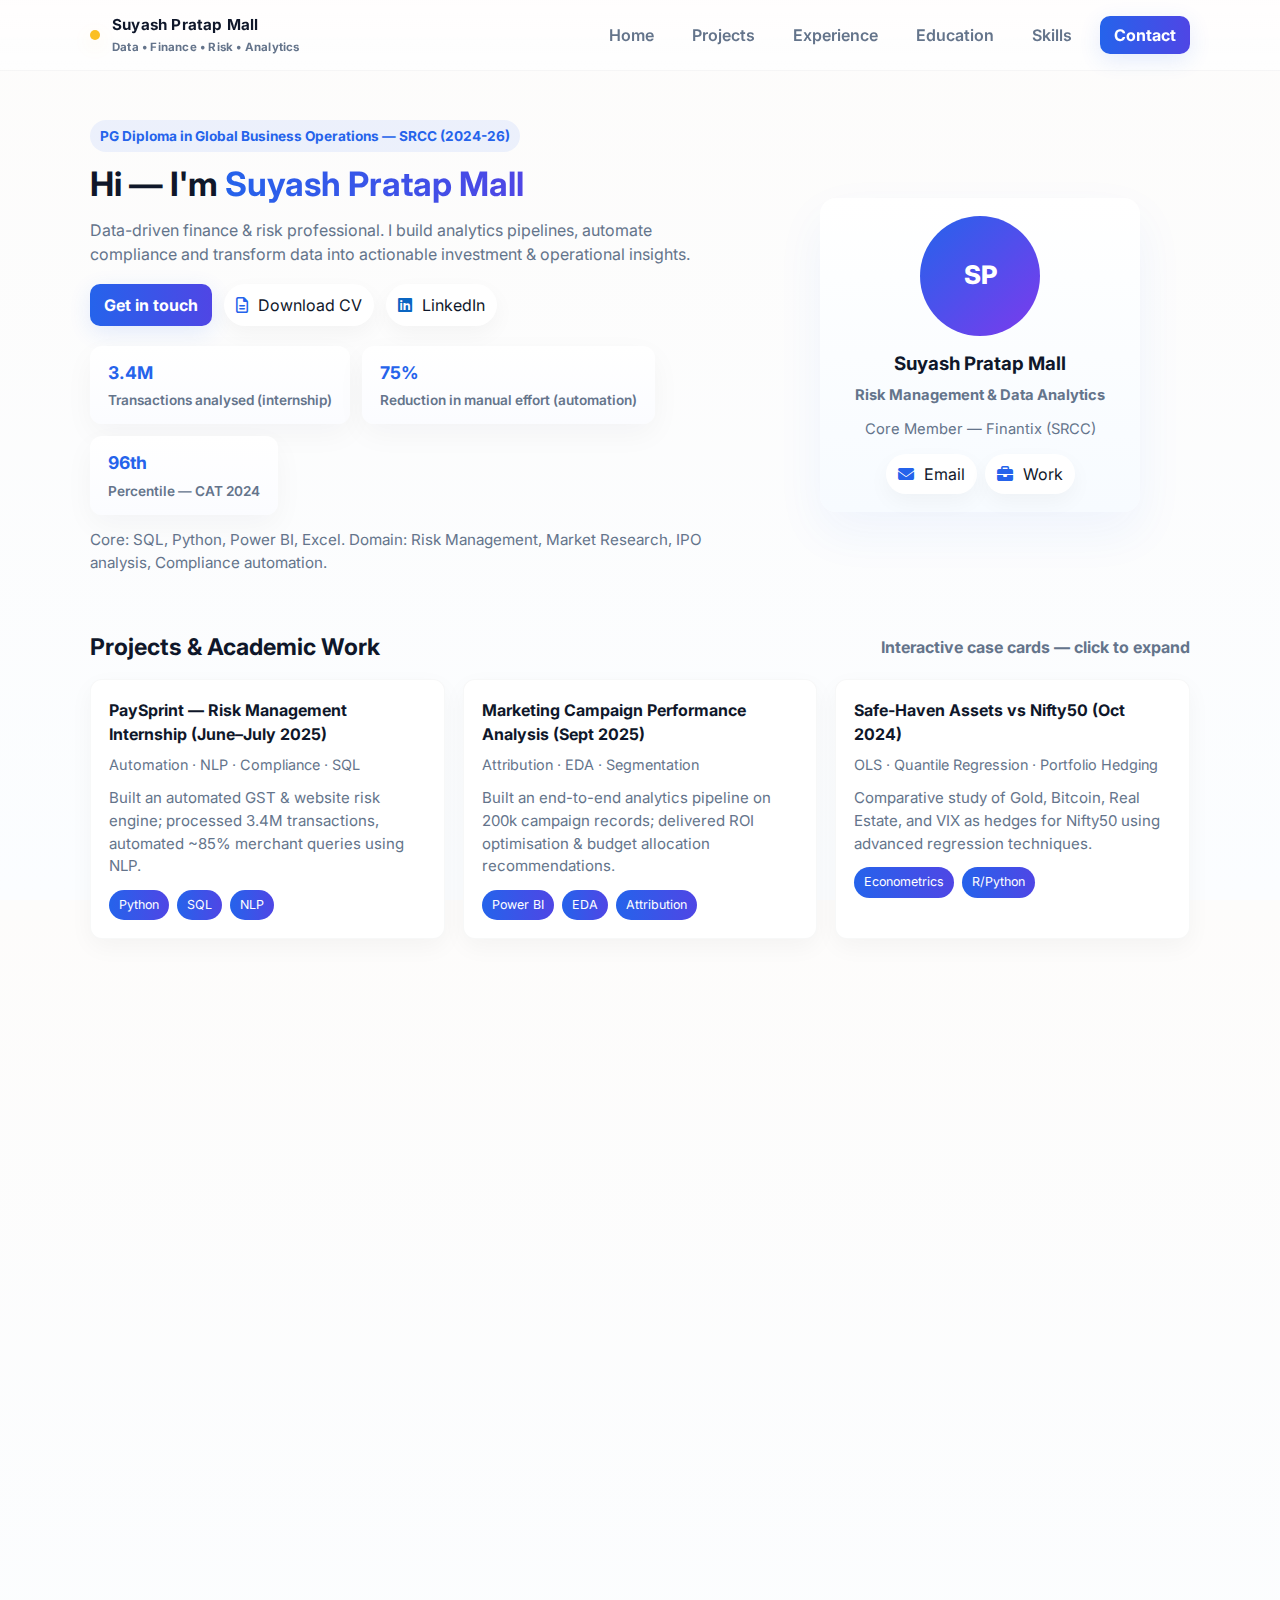
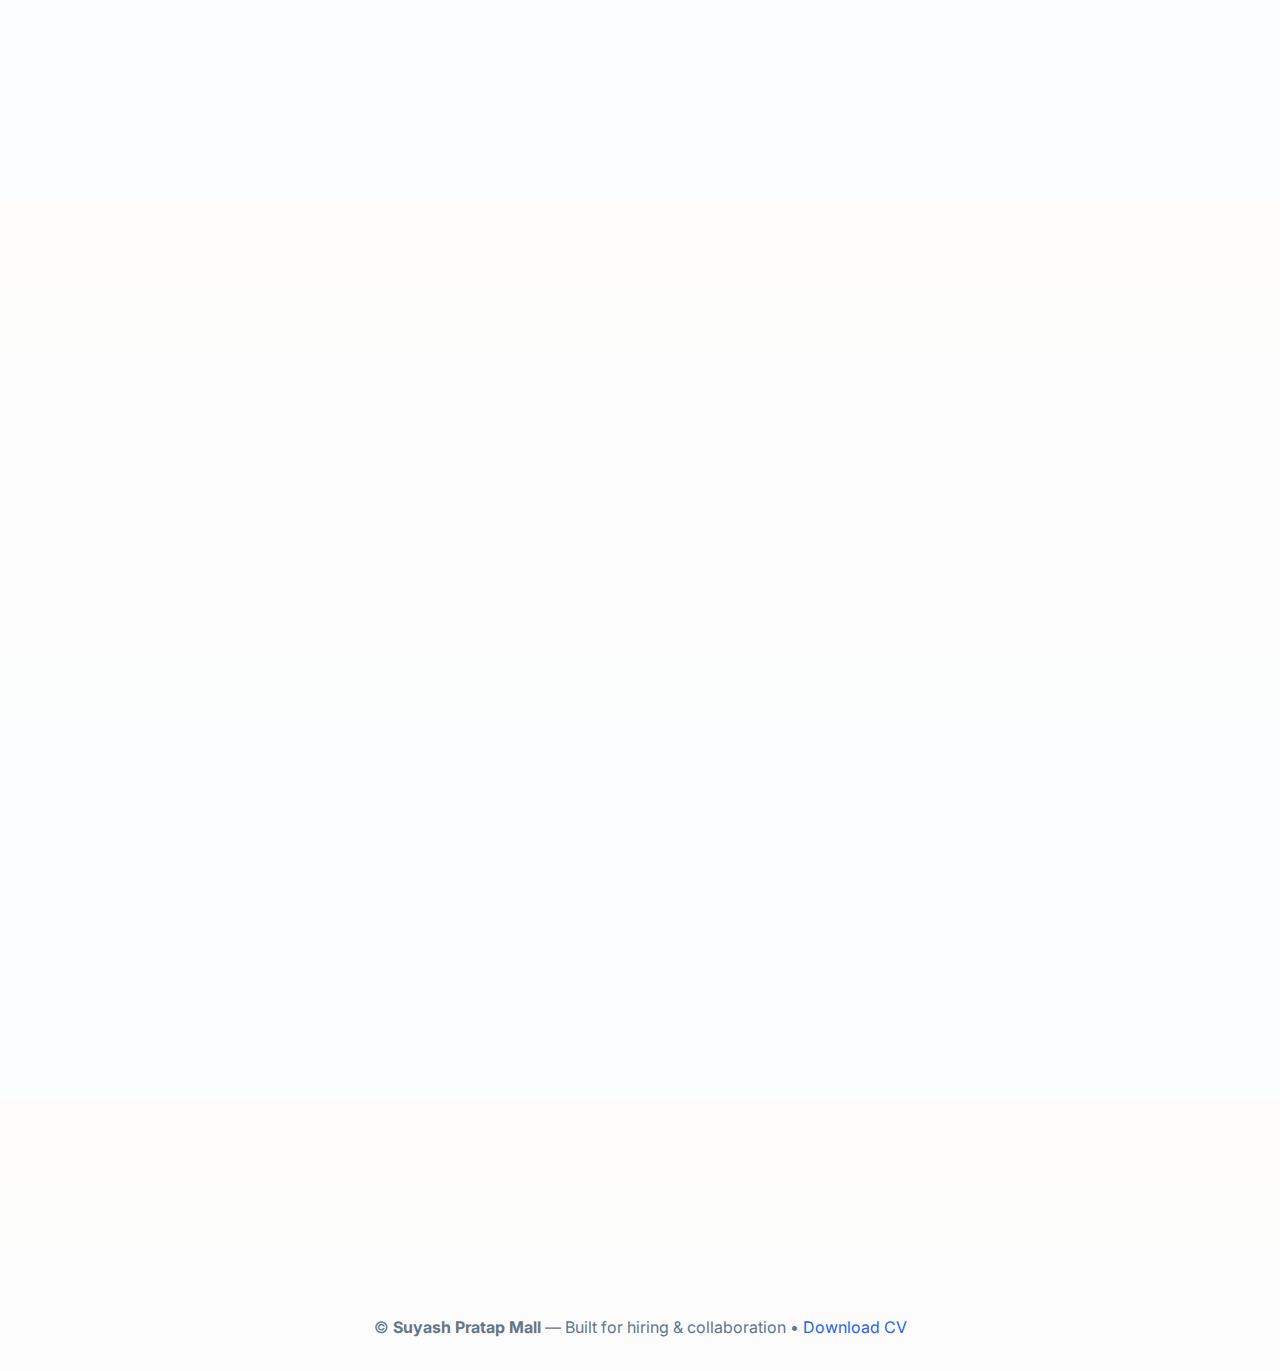
<file: index.html>
<!doctype html>
<html lang="en">
<head>
  <meta charset="utf-8" />
  <meta name="viewport" content="width=device-width,initial-scale=1" />
  <title>Suyash Pratap Mall — Portfolio</title>
  <meta name="description" content="Suyash Pratap Mall — Data & Finance | Risk Management | Analytics | PGD in Global Business Operations (SRCC)" />
  <link rel="preconnect" href="https://fonts.gstatic.com" crossorigin>
  <link href="https://fonts.googleapis.com/css2?family=Inter:wght@300;400;600;700;800&display=swap" rel="stylesheet">
  <link rel="stylesheet" href="https://cdnjs.cloudflare.com/ajax/libs/font-awesome/6.4.0/css/all.min.css">

  <style>
    /* --- Root & Reset --- */
    :root{
      --primary: #2563eb;    /* Royal Blue: trust, competence */
      --accent:  #fbbf24;    /* Golden Amber: attention, optimism */
      --muted:   #64748b;
      --bg:      #fdfcfb;    /* soft ivory */
      --card:    #ffffff;
      --dark:    #0f172a;
      --radius:  12px;
      --glass:   rgba(255,255,255,0.6);
      --trans:   300ms cubic-bezier(.2,.9,.2,1);
    }
    *{box-sizing:border-box}
    html,body{height:100%}
    body{
      margin:0;
      font-family:'Inter',system-ui,Segoe UI,Roboto,sans-serif;
      background: linear-gradient(180deg, var(--bg) 0%, #fbfdff 100%);
      color:var(--dark);
      -webkit-font-smoothing:antialiased;
      -moz-osx-font-smoothing:grayscale;
      line-height:1.5;
      -webkit-tap-highlight-color: transparent;
    }
    a { color: inherit; text-decoration: none; }
    .container{width:94%; max-width:1100px; margin:0 auto;}

/* --- Header / Nav --- */
    header{
      position:fixed; left:0; right:0; top:0;
      backdrop-filter: blur(6px);
      background: linear-gradient(180deg, rgba(255,255,255,0.75), rgba(255,255,255,0.6));
      border-bottom: 1px solid rgba(16,24,40,0.04);
      z-index:1200;
    }
    .nav-row{display:flex; align-items:center; justify-content:space-between; padding:14px 0;}
    .brand{
      display:flex; align-items:center; gap:12px;
      font-weight:700; letter-spacing:0.2px; font-size:1.05rem;
    }
    .brand .dot{ width:10px; height:10px; border-radius:50%; background:var(--accent); box-shadow:0 6px 20px rgba(251,191,36,0.14)}
    nav ul{display:flex; gap:18px; list-style:none; margin:0; padding:0; align-items:center}
    nav a {padding:8px 10px; color:var(--muted); font-weight:600; border-radius:8px; transition:all var(--trans)}
    nav a:hover{color:var(--primary); background: rgba(37,99,235,0.06)}
    .cta-btn{padding:9px 14px; background: linear-gradient(90deg,var(--primary),#4f46e5); color:white; border-radius:10px; box-shadow:0 6px 22px rgba(37,99,235,0.12); font-weight:700}
    .nav-toggle{display:none; font-size:1.15rem; color:var(--muted)}

/* --- Hero --- */
    .hero{padding:120px 0 40px}
    .hero-grid{display:grid; grid-template-columns:1fr 420px; gap:36px; align-items:center}
    .hero-kicker{display:inline-flex; gap:10px; align-items:center; background:rgba(43,108,255,0.08); color:var(--primary); padding:6px 10px; border-radius:999px; font-weight:700; font-size:0.85rem}
    h1{font-size:2.1rem; margin:14px 0; line-height:1.05}
    h1 .accent{background:linear-gradient(90deg,var(--primary),#4f46e5); -webkit-background-clip:text; -webkit-text-fill-color:transparent}
    .lead{color:var(--muted); font-size:1rem; margin-bottom:18px}
    .hero-actions{display:flex; gap:12px; flex-wrap:wrap; margin-top:18px}
    .pill{display:inline-flex; align-items:center; gap:10px; padding:8px 12px; border-radius:999px; background: var(--card); box-shadow: 0 8px 22px rgba(14,22,34,0.04)}
    .stat-grid{display:flex; gap:12px; margin-top:20px; flex-wrap:wrap}
    .stat{background:linear-gradient(180deg,#fff,#fbfcff); padding:14px 18px; border-radius:12px; box-shadow:0 10px 30px rgba(20,30,60,0.04); min-width:120px}
    .stat h3{margin:0; color:var(--primary); font-size:1.1rem}
    .stat p{margin:4px 0 0; color:var(--muted); font-weight:600; font-size:0.85rem}

/* --- Card / Projects --- */
    .section-title{display:flex; align-items:center; justify-content:space-between; gap:12px; margin-bottom:14px}
    .section-title h2{font-size:1.45rem; margin:0}
    .project-grid{display:grid; grid-template-columns:repeat(3,1fr); gap:18px}
    .project-card{background:var(--card); border-radius:12px; padding:18px; transition:transform var(--trans), box-shadow var(--trans); box-shadow:0 8px 24px rgba(14,22,34,0.04); cursor:pointer; border:1px solid rgba(14,22,34,0.03)}
    .project-card:hover{transform:translateY(-8px); box-shadow:0 20px 50px rgba(16,24,40,0.08)}
    .project-title{font-weight:700; color:var(--dark); margin-bottom:8px}
    .project-meta{font-size:0.9rem; color:var(--muted); margin-bottom:12px}
    .project-tags{display:flex; gap:8px; flex-wrap:wrap}
    .tag{background:linear-gradient(90deg,var(--primary),#4f46e5); color:white; padding:6px 10px; border-radius:999px; font-size:0.78rem}

/* --- Experience --- */
    .exp-list{display:grid; gap:12px}
    .exp-item{display:flex; gap:14px; background:var(--card); padding:16px; border-radius:12px; align-items:flex-start; box-shadow:0 10px 30px rgba(16,24,40,0.04)}
    .exp-meta{min-width:160px; font-weight:700; color:var(--primary)}
    .exp-desc{color:var(--muted)}

/* --- Education / Timeline --- */
    .timeline{display:flex; flex-direction:column; gap:12px}
    .timeline-item{display:flex; gap:14px; align-items:flex-start}
    .timeline-dot{width:12px; height:12px; border-radius:50%; background:var(--accent); margin-top:6px}
    .timeline-content{background:var(--card); padding:14px; border-radius:10px; box-shadow:0 10px 30px rgba(16,24,40,0.04)}

/* --- Skills / Badges --- */
    .skills-grid{display:flex; gap:10px; flex-wrap:wrap}
    .badge{padding:8px 12px; border-radius:999px; background:linear-gradient(90deg,var(--primary),#4f46e5); color:white; font-weight:700; font-size:0.85rem}

/* --- Footer / Contact --- */
    .contact-row{display:grid; grid-template-columns:1fr 360px; gap:20px; align-items:start}
    .contact-card{background:linear-gradient(180deg,#fff,#fbfcff); padding:18px; border-radius:12px; box-shadow:0 10px 30px rgba(16,24,40,0.04)}
    footer{padding:32px 0; margin-top:50px; color:var(--muted)}

/* --- Small screens --- */
    @media (max-width:980px){
      .hero-grid{grid-template-columns:1fr 360px}
      .project-grid{grid-template-columns:repeat(2,1fr)}
      header .container{padding:0 14px}
    }
    @media (max-width:740px){
      .nav-toggle{display:block}
      nav ul{display:none}
      .hero-grid{grid-template-columns:1fr; gap:18px}
      .project-grid{grid-template-columns:1fr}
      .contact-row{grid-template-columns:1fr}
      .stat-grid{flex-direction:row; gap:10px}
    }

/* --- subtle reveal animations --- */
    .reveal{opacity:0; transform:translateY(8px); transition:all 650ms cubic-bezier(.2,.9,.2,1)}
    .reveal.show{opacity:1; transform:none}
  </style>
</head>
<body>
  <header>
    <div class="container nav-row">
      <div class="brand">
        <span class="dot" aria-hidden="true"></span>
        <div>
          <div style="font-size:0.95rem">Suyash Pratap Mall</div>
          <div style="font-size:0.72rem; color:var(--muted); margin-top:2px">Data • Finance • Risk • Analytics</div>
        </div>
      </div>

      <nav>
        <ul>
          <li><a href="#home">Home</a></li>
          <li><a href="#projects">Projects</a></li>
          <li><a href="#experience">Experience</a></li>
          <li><a href="#education">Education</a></li>
          <li><a href="#skills">Skills</a></li>
          <li><a href="#contact" class="cta-btn">Contact</a></li>
        </ul>
      </nav>

      <div class="nav-toggle" aria-hidden="true" onclick="toggleNav()"><i class="fas fa-bars"></i></div>
    </div>
  </header>

  <main id="home" class="container">
    <!-- HERO -->
    <section class="hero">
      <div class="hero-grid">
        <div>
          <div class="hero-kicker">PG Diploma in Global Business Operations — SRCC (2024-26)</div>
          <h1>Hi — I'm <span class="accent">Suyash Pratap Mall</span></h1>
          <p class="lead">Data-driven finance & risk professional. I build analytics pipelines, automate compliance and transform data into actionable investment & operational insights.</p>

          <div class="hero-actions">
            <a class="cta-btn" href="#contact">Get in touch</a>
            <a class="pill" href="sandbox:/mnt/data/Suyash Pratap Mall_CV.pdf" download>
              <i class="fa-regular fa-file-lines" style="color:var(--primary)"></i>
              Download CV
            </a>
            <a class="pill" href="https://www.linkedin.com/in/suyashpratapm/" target="_blank" rel="noopener">
              <i class="fab fa-linkedin" style="color:#0a66c2"></i> LinkedIn
            </a>
          </div>

          <div class="stat-grid" style="margin-top:20px">
            <div class="stat">
              <h3>3.4M</h3>
              <p>Transactions analysed (internship)</p>
            </div>
            <div class="stat">
              <h3>75%</h3>
              <p>Reduction in manual effort (automation)</p>
            </div>
            <div class="stat">
              <h3>96th</h3>
              <p>Percentile — CAT 2024</p>
            </div>
          </div>

          <p style="margin-top:14px; color:var(--muted); font-size:0.95rem">
            Core: SQL, Python, Power BI, Excel. Domain: Risk Management, Market Research, IPO analysis, Compliance automation.
          </p>
        </div>

        <div style="display:flex; justify-content:center; align-items:center;">
          <!-- Profile card -->
          <div style="width:320px; border-radius:16px; padding:18px; background:linear-gradient(180deg,#fff,#f7fbff); box-shadow:0 20px 50px rgba(37,99,235,0.06); text-align:center">
            <div style="width:120px; height:120px; margin:0 auto; border-radius:50%; background:linear-gradient(135deg,var(--primary),#7c3aed); display:flex; align-items:center; justify-content:center; color:white; font-weight:800; font-size:1.6rem">
              SP
            </div>
            <h3 style="margin:14px 0 6px">Suyash Pratap Mall</h3>
            <div style="color:var(--muted); font-weight:700; font-size:0.92rem">Risk Management & Data Analytics</div>
            <p style="color:var(--muted); margin-top:12px; font-size:0.92rem">Core Member — Finantix (SRCC)</p>

            <div style="display:flex; gap:8px; justify-content:center; margin-top:14px">
              <a class="pill" href="mailto:suyashpratapmall.srccgbo@gmail.com"><i class="fas fa-envelope" style="color:var(--primary)"></i> Email</a>
              <a class="pill" href="#projects"><i class="fas fa-briefcase" style="color:var(--primary)"></i> Work</a>
            </div>
          </div>
        </div>
      </div>
    </section>

    <!-- ABOUT & PROJECTS -->
    <section id="projects" class="reveal">
      <div class="section-title">
        <h2>Projects & Academic Work</h2>
        <div style="color:var(--muted); font-weight:700">Interactive case cards — click to expand</div>
      </div>

      <div class="project-grid">
        <!-- Project 1 -->
        <div class="project-card" onclick="openProject('p1')" role="button" aria-pressed="false">
          <div class="project-title">PaySprint — Risk Management Internship (June–July 2025)</div>
          <div class="project-meta">Automation · NLP · Compliance · SQL</div>
          <div class="project-desc" style="color:var(--muted); font-size:0.94rem; margin-bottom:12px">
            Built an automated GST & website risk engine; processed 3.4M transactions, automated ~85% merchant queries using NLP.
          </div>
          <div class="project-tags">
            <span class="tag">Python</span>
            <span class="tag">SQL</span>
            <span class="tag">NLP</span>
          </div>
        </div>

        <!-- Project 2 -->
        <div class="project-card" onclick="openProject('p2')">
          <div class="project-title">Marketing Campaign Performance Analysis (Sept 2025)</div>
          <div class="project-meta">Attribution · EDA · Segmentation</div>
          <div class="project-desc" style="color:var(--muted); font-size:0.94rem; margin-bottom:12px">
            Built an end-to-end analytics pipeline on 200k campaign records; delivered ROI optimisation & budget allocation recommendations.
          </div>
          <div class="project-tags">
            <span class="tag">Power BI</span>
            <span class="tag">EDA</span>
            <span class="tag">Attribution</span>
          </div>
        </div>

        <!-- Project 3 -->
        <div class="project-card" onclick="openProject('p3')">
          <div class="project-title">Safe-Haven Assets vs Nifty50 (Oct 2024)</div>
          <div class="project-meta">OLS · Quantile Regression · Portfolio Hedging</div>
          <div class="project-desc" style="color:var(--muted); font-size:0.94rem; margin-bottom:12px">
            Comparative study of Gold, Bitcoin, Real Estate, and VIX as hedges for Nifty50 using advanced regression techniques.
          </div>
          <div class="project-tags">
            <span class="tag">Econometrics</span>
            <span class="tag">R/Python</span>
          </div>
        </div>
      </div>

      <!-- project details modal (simple) -->
      <div id="projectModal" style="display:none; position:fixed; inset:0; background:rgba(6,10,20,0.5); z-index:1400; align-items:center; justify-content:center; padding:20px">
        <div style="max-width:900px; width:100%; background:var(--card); border-radius:12px; padding:22px; box-shadow:0 30px 60px rgba(8,12,30,0.6); position:relative">
          <button onclick="closeModal()" style="position:absolute; right:14px; top:12px; border:none; background:none; font-size:1.1rem; cursor:pointer"><i class="fas fa-xmark"></i></button>
          <div id="modalContent"></div>
        </div>
      </div>
    </section>

    <!-- EXPERIENCE -->
    <section id="experience" class="reveal">
      <div class="section-title">
        <h2>Work Experience & Internships</h2>
        <div style="color:var(--muted); font-weight:700">Impact-first descriptions — quantifiable outcomes</div>
      </div>

      <div class="exp-list">
        <div class="exp-item">
          <div class="exp-meta">PaySprint Pvt Ltd — Risk Management Intern (Jun–Jul 2025)</div>
          <div>
            <div style="font-weight:700">Key contributions</div>
            <ul style="margin:8px 0 0 18px; color:var(--muted)">
              <li>Automated GST compliance engine, reducing manual checks by ~75%.</li>
              <li>Built NLP pipeline automating ~85% of merchant compliance queries.</li>
              <li>Analysed 3.4M transactions with SQL to derive risk signals and dashboards.</li>
            </ul>
          </div>
        </div>

        <div class="exp-item">
          <div class="exp-meta">Finantix — Core Member (Aug 2024 — Present)</div>
          <div>
            <div style="font-weight:700">Highlights</div>
            <ul style="margin:8px 0 0 18px; color:var(--muted)">
              <li>Conceived “Monday Myths” series — data storytelling to debunk finance myths.</li>
              <li>Conducted equity research & market reports used by student investors.</li>
            </ul>
          </div>
        </div>

        <div class="exp-item">
          <div class="exp-meta">Urban Harvest — Intern (Program Manager)</div>
          <div>
            <div style="font-weight:700">Impact</div>
            <ul style="margin:8px 0 0 18px; color:var(--muted)">
              <li>Reduced logistics costs by 17% through route & supply chain optimizations.</li>
              <li>Automated indent generation reducing manual errors.</li>
            </ul>
          </div>
        </div>

        <div class="exp-item">
          <div class="exp-meta">RailTel / L&T / NHSRCL — Project & Strategy Roles</div>
          <div>
            <div style="font-weight:700">Notable</div>
            <ul style="margin:8px 0 0 18px; color:var(--muted)">
              <li>Managed large procurement (₹ ~92 Crore) and project planning for surveillance and HSR projects.</li>
            </ul>
          </div>
        </div>
      </div>
    </section>

    <!-- EDUCATION -->
    <section id="education" class="reveal">
      <div class="section-title">
        <h2>Education</h2>
        <div style="color:var(--muted); font-weight:700">Strong academic foundation</div>
      </div>

      <div class="timeline">
        <div class="timeline-item">
          <div class="timeline-dot"></div>
          <div class="timeline-content">
            <strong>PG Diploma — Global Business Operations</strong>
            <div style="color:var(--muted); font-weight:700">Shri Ram College of Commerce, University of Delhi (2024–2026) — 75.93%</div>
          </div>
        </div>

        <div class="timeline-item">
          <div class="timeline-dot"></div>
          <div class="timeline-content">
            <strong>B.Sc. (H) — Computer Science</strong>
            <div style="color:var(--muted); font-weight:700">Atma Ram Sanatan Dharma College (2020–2023) — 85.95%</div>
          </div>
        </div>

        <div class="timeline-item">
          <div class="timeline-dot"></div>
          <div class="timeline-content">
            <strong>Class XII — CBSE</strong>
            <div style="color:var(--muted); font-weight:700">Bhartiyam Vidyapeeth — 92.80% (2019–2020)</div>
          </div>
        </div>

        <div class="timeline-item">
          <div class="timeline-dot"></div>
          <div class="timeline-content">
            <strong>Class X — ICSE</strong>
            <div style="color:var(--muted); font-weight:700">Holy Cross Ashram School — 80.50% (2017–2018)</div>
          </div>
        </div>
      </div>
    </section>

    <!-- SKILLS & CERTIFICATIONS -->
    <section id="skills" class="reveal">
      <div class="section-title">
        <h2>Skills & Certifications</h2>
        <div style="color:var(--muted); font-weight:700">Tools, techniques & recognized credentials</div>
      </div>

      <div style="display:flex; gap:18px; flex-wrap:wrap; margin-bottom:16px">
        <div style="flex:1; min-width:260px">
          <h4 style="margin-bottom:8px">Technical</h4>
          <div class="skills-grid">
            <span class="badge">Microsoft Excel</span>
            <span class="badge">Power BI</span>
            <span class="badge">Python</span>
            <span class="badge">SQL</span>
            <span class="badge">Predictive Analysis</span>
            <span class="badge">Data Analysis</span>
          </div>
        </div>

        <div style="flex:1; min-width:260px">
          <h4 style="margin-bottom:8px">Professional</h4>
          <div class="skills-grid">
            <span class="badge">Risk Management</span>
            <span class="badge">Market Research</span>
            <span class="badge">Project Management</span>
            <span class="badge">Vendor Management</span>
            <span class="badge">Supply Chain</span>
          </div>
        </div>
      </div>

      <div style="display:flex; gap:14px; flex-wrap:wrap;">
        <div style="background:linear-gradient(90deg,#fff,#fcfdff); padding:12px; border-radius:10px; box-shadow:0 10px 30px rgba(16,24,40,0.04);">
          <strong>NISM-Series XV — Research Analyst</strong>
          <div style="color:var(--muted)">Equity research, valuation, risk-return analysis</div>
        </div>

        <div style="background:linear-gradient(90deg,#fff,#fcfdff); padding:12px; border-radius:10px; box-shadow:0 10px 30px rgba(16,24,40,0.04);">
          <strong>Google Data Analytics Professional Certificate</strong>
          <div style="color:var(--muted)">Spreadsheets, SQL, Visualization</div>
        </div>

        <div style="background:linear-gradient(90deg,#fff,#fcfdff); padding:12px; border-radius:10px; box-shadow:0 10px 30px rgba(16,24,40,0.04);">
          <strong>HubSpot — Digital Marketing & Reporting</strong>
          <div style="color:var(--muted)">(Inbound marketing, campaign metrics)</div>
        </div>
      </div>
    </section>

    <!-- ACHIEVEMENTS & INTERESTS -->
    <section class="reveal">
      <div class="section-title">
        <h2>Achievements & Interests</h2>
        <div style="color:var(--muted); font-weight:700">Recognition & extracurriculars</div>
      </div>

      <div style="display:flex; gap:12px; flex-wrap:wrap">
        <div style="background:var(--card); padding:14px; border-radius:12px; box-shadow:0 10px 30px rgba(16,24,40,0.04)"><strong>96th percentile — CAT 2024</strong></div>
        <div style="background:var(--card); padding:14px; border-radius:12px; box-shadow:0 10px 30px rgba(16,24,40,0.04)"><strong>Razorpreneur 2.0 — 3rd Place</strong></div>
        <div style="background:var(--card); padding:14px; border-radius:12px; box-shadow:0 10px 30px rgba(16,24,40,0.04)"><strong>Cricket & Chess</strong></div>
        <div style="background:var(--card); padding:14px; border-radius:12px; box-shadow:0 10px 30px rgba(16,24,40,0.04)"><strong>IPO research & listing gains modelling</strong></div>
      </div>
    </section>

    <!-- CONTACT -->
    <section id="contact" class="reveal">
      <div class="section-title">
        <h2>Contact</h2>
        <div style="color:var(--muted); font-weight:700">Let's talk — consulting, internships, or collaborative research</div>
      </div>

      <div class="contact-row">
        <div class="contact-card">
          <h3 style="margin-top:0">Reach out</h3>
          <p style="color:var(--muted)">Email: <a href="mailto:suyashpratapmall.srccgbo@gmail.com" style="color:var(--primary); font-weight:700">suyashpratapmall.srccgbo@gmail.com</a></p>
          <p style="color:var(--muted)">Phone: <a href="tel:+917241105984" style="color:var(--primary); font-weight:700">+91-72411-05984</a></p>
          <p style="color:var(--muted)">LinkedIn: <a href="https://www.linkedin.com/in/suyashpratapm/" target="_blank" rel="noopener" style="color:var(--primary); font-weight:700">linkedin.com/in/suyashpratapm</a></p>

          <form id="contactForm" style="margin-top:14px; display:grid; gap:10px">
            <input required placeholder="Your name" name="name" style="padding:10px; border-radius:8px; border:1px solid #e6eefc" />
            <input required placeholder="Email" name="email" type="email" style="padding:10px; border-radius:8px; border:1px solid #e6eefc" />
            <textarea required placeholder="Message" name="message" rows="4" style="padding:10px; border-radius:8px; border:1px solid #e6eefc"></textarea>
            <div style="display:flex; gap:8px; justify-content:flex-end">
              <button type="submit" class="cta-btn">Send message</button>
            </div>
            <div id="formMsg" style="color:var(--muted); font-size:0.9rem; display:none"></div>
          </form>
        </div>

        <div style="padding:14px; border-radius:12px; background:linear-gradient(180deg,#fff,#fbfdff); box-shadow:0 10px 30px rgba(16,24,40,0.04)">
          <h4 style="margin:0 0 8px">Availability</h4>
          <p style="color:var(--muted)">Open to internships, projects and research collaborations. Preferred: remote roles & fintech / analytics engagements.</p>
          <h4 style="margin-top:12px">Location</h4>
          <p style="color:var(--muted)">Delhi, India</p>
        </div>
      </div>
    </section>

    <footer style="text-align:center; margin:40px 0 80px">
      <div style="color:var(--muted)">© <strong>Suyash Pratap Mall</strong> — Built for hiring & collaboration • <a href="sandbox:/mnt/data/Suyash Pratap Mall_CV.pdf" download style="color:var(--primary)">Download CV</a></div>
    </footer>
  </main>

  <script>
    // mobile nav toggle
    function toggleNav(){
      const ul = document.querySelector('nav ul');
      if(!ul) return;
      ul.style.display = (ul.style.display === 'flex') ? 'none' : 'flex';
    }

    // Smooth reveal on scroll
    const reveals = document.querySelectorAll('.reveal');
    const obs = new IntersectionObserver((entries)=>{
      entries.forEach(e=>{
        if(e.isIntersecting) e.target.classList.add('show');
      });
    }, {threshold:0.12});
    reveals.forEach(r=>{ r.classList.add('reveal'); obs.observe(r); });

    // Project modal content
    const projects = {
      p1: {
        title: "PaySprint — Risk Management Internship",
        body: `<p style="color:var(--muted)">June - July 2025</p>
               <ul style="margin-left:18px;color:var(--muted)">
                <li>Automated GST & website compliance checks using Apps Scripts & APIs, cutting manual checks by ~75%.</li>
                <li>Built NLP system automating ~85% of merchant compliance queries, increasing throughput and accuracy.</li>
                <li>Analysed 3.4M transactions using SQL to derive merchant risk scores and create dashboards for stakeholders.</li>
               </ul>`
      },
      p2: {
        title: "Marketing Campaign Performance Analysis",
        body:`<p style="color:var(--muted)">September 2025 (Academic project)</p>
               <ul style="margin-left:18px;color:var(--muted)">
                <li>Built an end-to-end analytics pipeline on 200k campaign records.</li>
                <li>Performed multi-touch attribution, segmentation, and ROI optimisation recommendations.</li>
               </ul>`
      },
      p3: {
        title: "Assessing Safe-Haven Assets vs Nifty50",
        body:`<p style="color:var(--muted)">October 2024 (Academic study)</p>
               <ul style="margin-left:18px;color:var(--muted)">
                <li>Compared Gold, Bitcoin, Housing Price Index and VIX as hedges for Nifty50 using OLS & Quantile Regression.</li>
                <li>Produced strategic insights for portfolio hedging across market regimes.</li>
               </ul>`
      }
    };

    function openProject(id){
      const modal = document.getElementById('projectModal');
      const content = document.getElementById('modalContent');
      if(!projects[id]) return;
      content.innerHTML = `<h2 style="margin-top:0">${projects[id].title}</h2>${projects[id].body}<div style="margin-top:12px"><button class="cta-btn" onclick="closeModal()">Close</button></div>`;
      modal.style.display = 'flex';
    }
    function closeModal(){ document.getElementById('projectModal').style.display='none'; }

    // contact form (local simulation)
    document.getElementById('contactForm').addEventListener('submit', function(e){
      e.preventDefault();
      const msg = document.getElementById('formMsg');
      msg.style.display = 'block';
      msg.style.color = 'green';
      msg.textContent = 'Thanks — message simulated (replace with your backend/email service).';
      this.reset();
      setTimeout(()=> msg.style.display='none', 4000);
    });

    // close modal on esc
    document.addEventListener('keydown', (e)=>{ if(e.key==='Escape') closeModal(); });

    // ensure correct nav behavior on small screens when resizing
    window.addEventListener('resize', ()=>{
      if(window.innerWidth > 740) document.querySelector('nav ul').style.display = 'flex';
    });
  </script>
</body>
</html>
</file>
